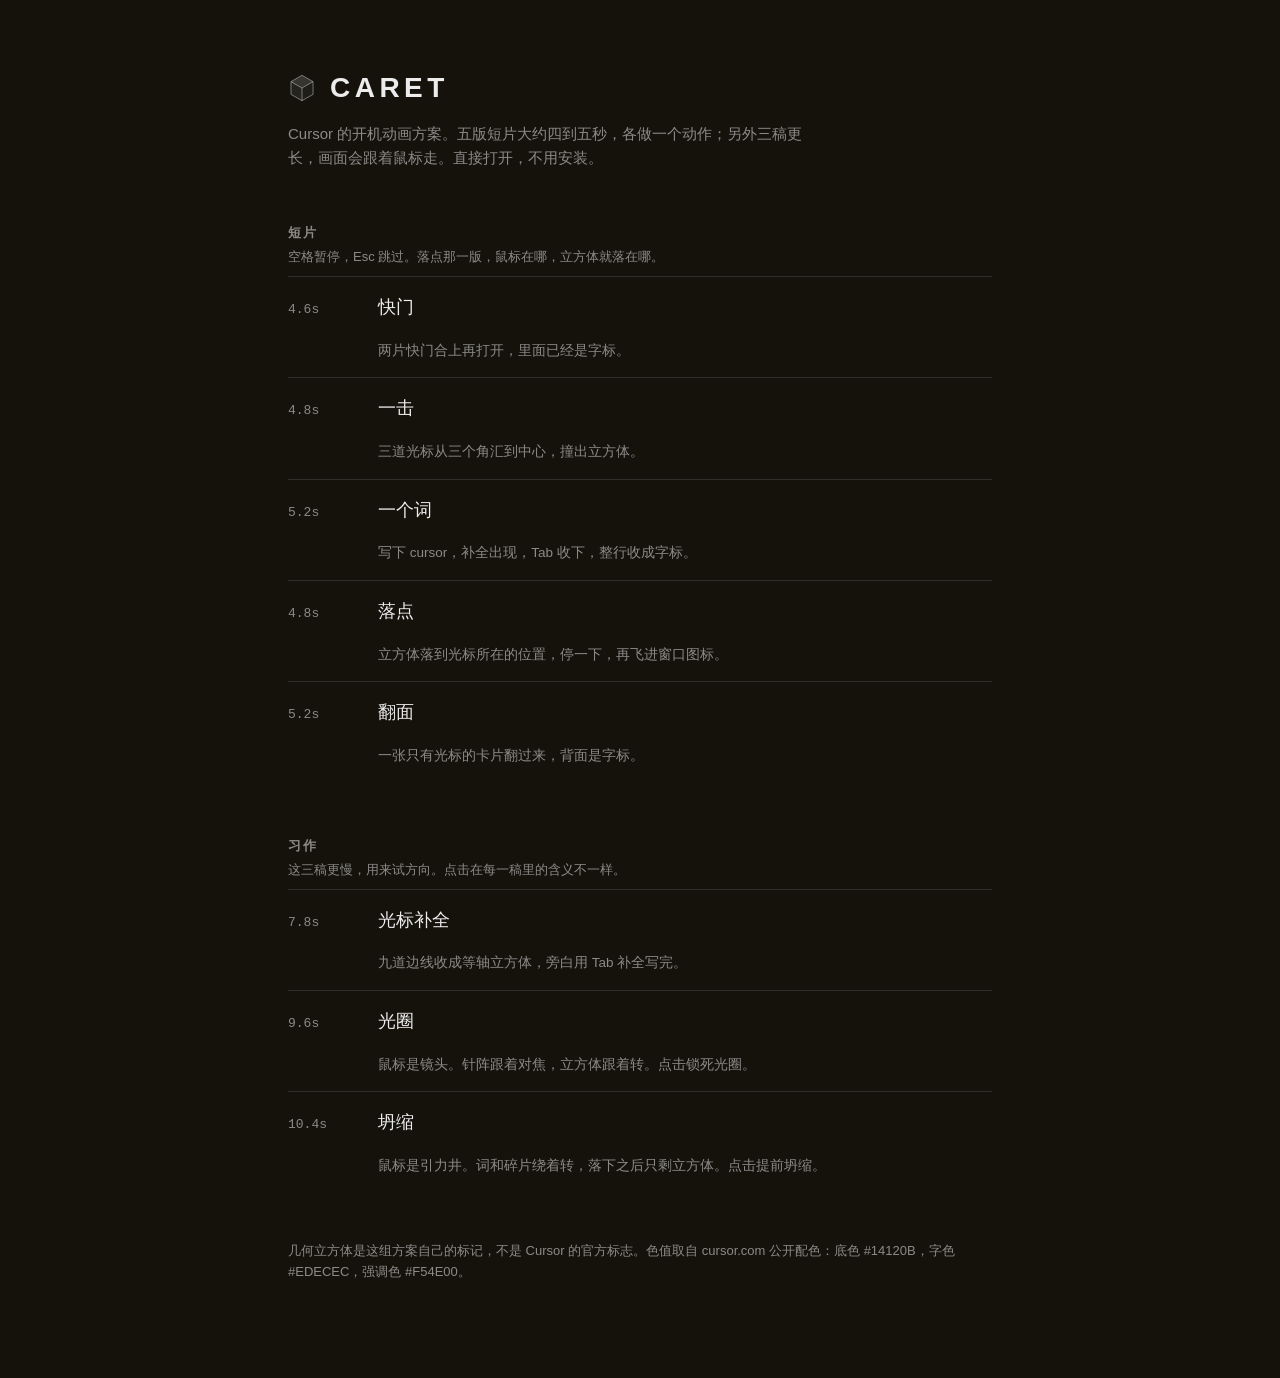
<file: index.html>
<!DOCTYPE html>
<html lang="zh-CN">
<head>
  <meta charset="utf-8">
  <meta name="viewport" content="width=device-width, initial-scale=1">
  <title>Caret · Cursor 开机动画</title>
  <style>
    :root { --bg: #14120B; --fg: #EDECEC; --muted: rgba(237,236,236,.55); --line: rgba(237,236,236,.12); --accent: #F54E00; }
    * { box-sizing: border-box; }
    html, body { margin: 0; background: var(--bg); color: var(--fg); }
    body { font: 15px/1.6 "Segoe UI", "Microsoft YaHei UI", "PingFang SC", sans-serif; -webkit-font-smoothing: antialiased; }
    main { max-width: 760px; margin: 0 auto; padding: 72px 28px 96px; }
    .mark { display: flex; align-items: center; gap: 14px; }
    .mark svg { width: 28px; height: 32px; }
    h1 { margin: 0; font: 600 28px/1 Bahnschrift, "DIN Alternate", "Segoe UI", sans-serif; letter-spacing: .16em; }
    .lead { margin: 18px 0 0; max-width: 36em; color: var(--muted); }
    h2 { margin: 56px 0 8px; font: 600 13px/1 Bahnschrift, "Segoe UI", sans-serif; letter-spacing: .18em; color: var(--muted); }
    .note { margin: 0 0 8px; color: var(--muted); font-size: 13px; }
    a.row {
      display: grid; grid-template-columns: 72px 1fr auto; gap: 18px; align-items: baseline;
      padding: 16px 0; border-top: 1px solid var(--line); color: inherit; text-decoration: none;
    }
    a.row:last-child { border-bottom: 1px solid var(--line); }
    a.row:hover .name { color: var(--accent); }
    .time { font: 13px/1 "Cascadia Code", Consolas, monospace; color: var(--muted); }
    .name { font-size: 18px; }
    .desc { grid-column: 2 / -1; margin: 0; color: var(--muted); font-size: 13.5px; }
    footer { margin-top: 48px; color: var(--muted); font-size: 13px; }
    footer a { color: var(--fg); }
  </style>
</head>
<body>
  <main>
    <div class="mark">
      <svg viewBox="-50 -58 100 116" aria-hidden="true">
        <polygon points="0,-46 40,-23 0,0 -40,-23" fill="rgba(237,236,236,.16)"/>
        <polygon points="-40,-23 0,0 0,46 -40,23" fill="rgba(237,236,236,.08)"/>
        <polygon points="0,0 40,-23 40,23 0,46" fill="rgba(237,236,236,.05)"/>
        <path d="M0-46 L40-23 L40 23 L0 46 L-40 23 L-40-23 Z M0 0 L-40-23 M0 0 L40-23 M0 0 L0 46" fill="none" stroke="#EDECEC" stroke-width="1.6" stroke-linejoin="round"/>
      </svg>
      <h1>CARET</h1>
    </div>
    <p class="lead">Cursor 的开机动画方案。五版短片大约四到五秒，各做一个动作；另外三稿更长，画面会跟着鼠标走。直接打开，不用安装。</p>

    <h2>短片</h2>
    <p class="note">空格暂停，Esc 跳过。落点那一版，鼠标在哪，立方体就落在哪。</p>
    <a class="row" href="versions/index.html?v=shutter">
      <span class="time">4.6s</span><span class="name">快门</span>
      <p class="desc">两片快门合上再打开，里面已经是字标。</p>
    </a>
    <a class="row" href="versions/index.html?v=strike">
      <span class="time">4.8s</span><span class="name">一击</span>
      <p class="desc">三道光标从三个角汇到中心，撞出立方体。</p>
    </a>
    <a class="row" href="versions/index.html?v=word">
      <span class="time">5.2s</span><span class="name">一个词</span>
      <p class="desc">写下 cursor，补全出现，Tab 收下，整行收成字标。</p>
    </a>
    <a class="row" href="versions/index.html?v=drop">
      <span class="time">4.8s</span><span class="name">落点</span>
      <p class="desc">立方体落到光标所在的位置，停一下，再飞进窗口图标。</p>
    </a>
    <a class="row" href="versions/index.html?v=flip">
      <span class="time">5.2s</span><span class="name">翻面</span>
      <p class="desc">一张只有光标的卡片翻过来，背面是字标。</p>
    </a>

    <h2>习作</h2>
    <p class="note">这三稿更慢，用来试方向。点击在每一稿里的含义不一样。</p>
    <a class="row" href="demo/index.html">
      <span class="time">7.8s</span><span class="name">光标补全</span>
      <p class="desc">九道边线收成等轴立方体，旁白用 Tab 补全写完。</p>
    </a>
    <a class="row" href="demo-2/index.html">
      <span class="time">9.6s</span><span class="name">光圈</span>
      <p class="desc">鼠标是镜头。针阵跟着对焦，立方体跟着转。点击锁死光圈。</p>
    </a>
    <a class="row" href="demo-3/index.html">
      <span class="time">10.4s</span><span class="name">坍缩</span>
      <p class="desc">鼠标是引力井。词和碎片绕着转，落下之后只剩立方体。点击提前坍缩。</p>
    </a>

    <footer>
      几何立方体是这组方案自己的标记，不是 Cursor 的官方标志。色值取自 cursor.com 公开配色：底色 #14120B，字色 #EDECEC，强调色 #F54E00。
    </footer>
  </main>
</body>
</html>
</file>
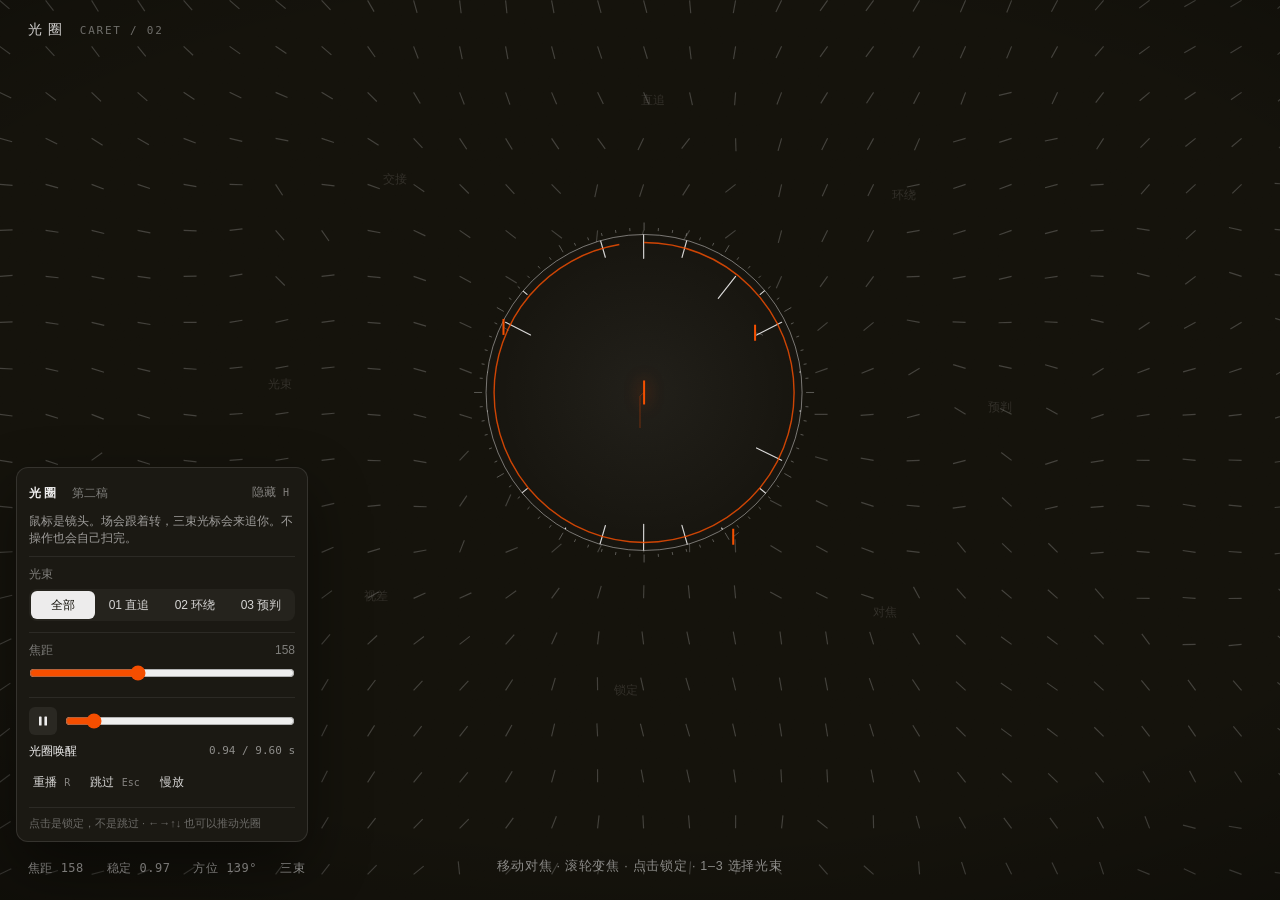
<file: demo-2/index.html>
<!DOCTYPE html>
<html lang="zh-CN">
<head>
  <meta charset="utf-8">
  <meta name="viewport" content="width=device-width, initial-scale=1">
  <title>光圈 · Caret 开机动画 第二稿</title>
  <link rel="stylesheet" href="./aperture.css">
</head>
<body>
  <!-- 交接之后露出的工作台。开机过程中被光圈盖住 -->
  <div class="wb" id="wb">
    <header class="wb-title">
      <div class="wb-title-l">
        <svg class="window-appicon" viewBox="-8 -8 16 16" aria-hidden="true">
          <path d="M0 -7.2 L6.24 -3.6 L6.24 3.6 L0 7.2 L-6.24 3.6 L-6.24 -3.6 Z M0 0 L-6.24 -3.6 M0 0 L6.24 -3.6 M0 0 L0 7.2" />
        </svg>
        <nav><span>文件</span><span>编辑</span><span>选择</span><span>查看</span><span>转到</span><span>运行</span><span>终端</span><span>帮助</span></nav>
      </div>
      <div class="wb-title-c">开机动画 — Cursor</div>
      <div></div>
    </header>
    <div class="wb-body">
      <aside class="wb-activity"><i class="on"></i><i></i><i></i><i></i></aside>
      <aside class="wb-side">
        <div class="side-head">资源管理器</div>
        <div class="row dir">开机动画</div>
        <div class="row dir l1">demo-2</div>
        <div class="row l2 active">aperture.js</div>
        <div class="row l2">index.html</div>
      </aside>
      <main class="wb-editor">
        <div class="tabs"><span class="on">aperture.js</span><span>产品需求.md</span></div>
        <div class="code">
          <div class="ln"><i>1</i><span class="cm">// 你的鼠标就是这枚光圈</span></div>
          <div class="ln"><i>2</i><span class="kw">const</span> <span class="pr">lock</span> = <span class="fn">aperture</span>.<span class="fn">focus</span>(<span class="str">'开机动画'</span>)</div>
          <div class="ln cur"><i>3</i><span class="pr">lock</span>.<span class="fn">handoff</span>()<span id="liveCaret" class="caret"></span></div>
        </div>
      </main>
    </div>
    <footer class="wb-status"><span>main</span><span id="sb"></span><span>JavaScript</span></footer>
  </div>

  <canvas id="c" aria-hidden="true"></canvas>
  <div class="vignette"></div>
  <div class="grain"></div>

  <div class="veil" id="veil">
    <div class="plate"><span class="cn">光圈</span><em>CARET / 02</em></div>
    <div class="status" id="status"></div>
    <div class="hint" id="hint">移动对焦 · 滚轮变焦 · 点击锁定 · 1–3 选择光束</div>
  </div>

  <aside class="dock" id="dock" aria-label="第二稿控制">
    <div class="dock-head">
      <div class="dock-title">光圈 <em>第二稿</em></div>
      <button class="ghost" data-act="hide" title="隐藏面板（H）">隐藏 <kbd>H</kbd></button>
    </div>
    <p class="lead">鼠标是镜头。场会跟着转，三束光标会来追你。不操作也会自己扫完。</p>
    <section>
      <div class="lbl">光束</div>
      <div class="seg" id="leads">
        <button data-lead="-1">全部</button>
        <button data-lead="0">01 直追</button>
        <button data-lead="1">02 环绕</button>
        <button data-lead="2">03 预判</button>
      </div>
    </section>
    <section>
      <div class="lbl">焦距 <span id="focalVal">158</span></div>
      <input id="focal" type="range" min="96" max="250" step="1" value="158" aria-label="焦距">
    </section>
    <section class="tl">
      <div class="tl-row">
        <button class="icon" id="btnPlay" data-act="play" title="播放 / 暂停（Space）">
          <svg class="i-pause" viewBox="0 0 12 12"><rect x="2" y="1.5" width="2.6" height="9" rx=".6" /><rect x="7.4" y="1.5" width="2.6" height="9" rx=".6" /></svg>
          <svg class="i-play" viewBox="0 0 12 12"><path d="M3 1.6v8.8L10.2 6z" /></svg>
        </button>
        <input id="scrub" type="range" min="0" max="1000" step="1" value="0" aria-label="时间轴">
      </div>
      <div class="tl-meta"><span id="phase">—</span><span id="time">0.00 / 0.00 s</span></div>
      <div class="tl-actions">
        <button data-act="replay">重播 <kbd>R</kbd></button>
        <button data-act="skip">跳过 <kbd>Esc</kbd></button>
        <button data-act="slow" id="btnSlow">慢放</button>
      </div>
    </section>
    <footer class="keys">点击是锁定，不是跳过 · ←→↑↓ 也可以推动光圈</footer>
  </aside>

  <script src="./aperture.js"></script>
</body>
</html>
</file>
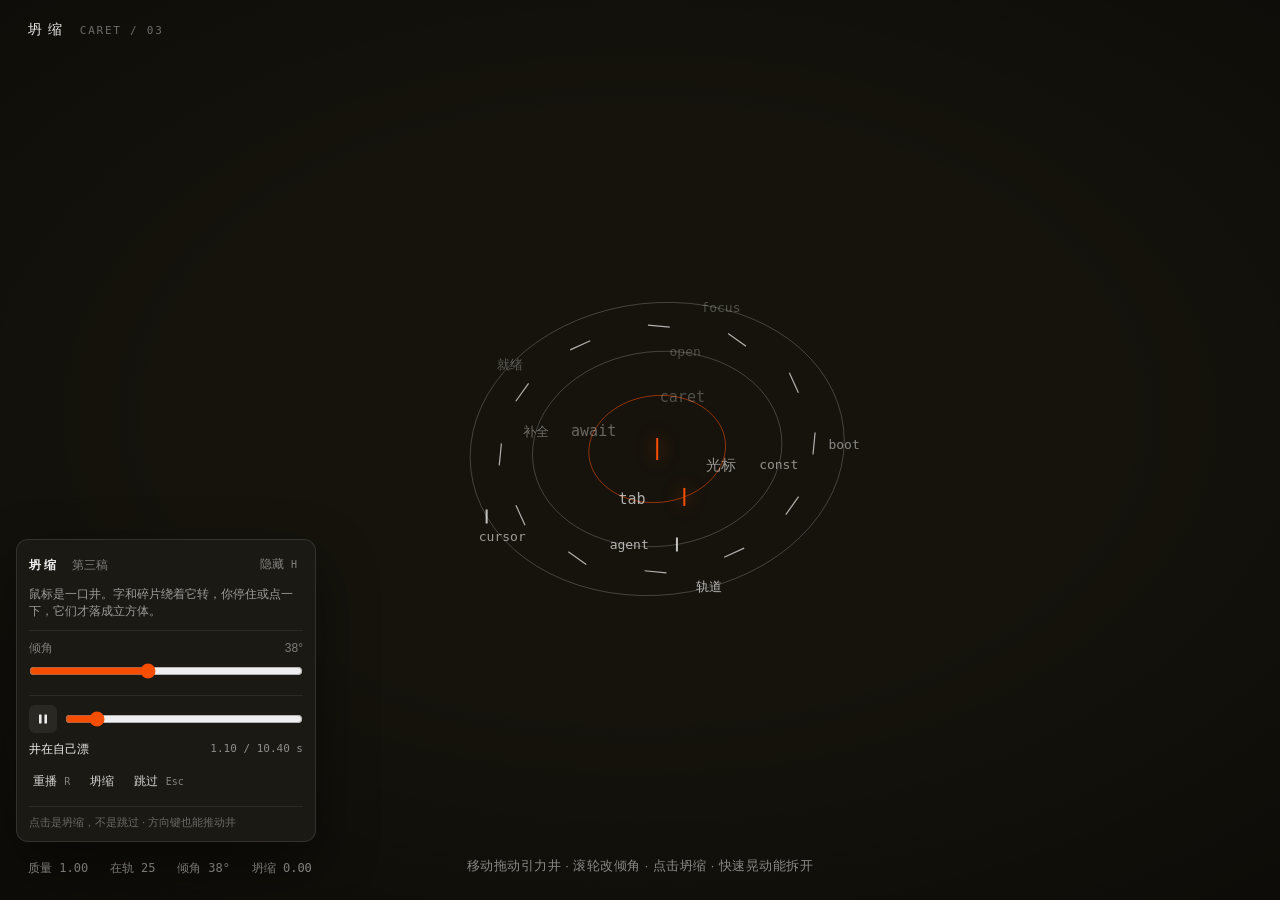
<file: demo-3/index.html>
<!DOCTYPE html>
<html lang="zh-CN">
<head>
  <meta charset="utf-8">
  <meta name="viewport" content="width=device-width, initial-scale=1">
  <title>坍缩 · Caret 开机动画 第三稿</title>
  <link rel="stylesheet" href="./collapse.css">
</head>
<body>
  <div class="wb" id="wb">
    <header class="wb-title">
      <div class="wb-title-l">
        <svg class="window-appicon" viewBox="-8 -8 16 16" aria-hidden="true">
          <path d="M0 -7.2 L6.24 -3.6 L6.24 3.6 L0 7.2 L-6.24 3.6 L-6.24 -3.6 Z M0 0 L-6.24 -3.6 M0 0 L6.24 -3.6 M0 0 L0 7.2" />
        </svg>
        <nav><span>文件</span><span>编辑</span><span>选择</span><span>查看</span><span>转到</span><span>运行</span><span>终端</span><span>帮助</span></nav>
      </div>
      <div class="wb-title-c">开机动画 — Cursor</div>
      <div></div>
    </header>
    <div class="wb-body">
      <aside class="wb-activity"><i class="on"></i><i></i><i></i><i></i></aside>
      <aside class="wb-side">
        <div class="side-head">资源管理器</div>
        <div class="row dir">开机动画</div>
        <div class="row dir l1">demo-3</div>
        <div class="row l2 active">collapse.js</div>
        <div class="row l2">index.html</div>
      </aside>
      <main class="wb-editor">
        <div class="tabs"><span class="on">collapse.js</span><span>产品需求.md</span></div>
        <div class="code">
          <div class="ln"><i>1</i><span class="cm">// 鼠标是引力井，停住才会坍缩</span></div>
          <div class="ln"><i>2</i><span class="kw">const</span> <span class="pr">well</span> = <span class="fn">collapse</span>.<span class="fn">open</span>(<span class="str">'开机动画'</span>)</div>
          <div class="ln cur"><i>3</i><span class="pr">well</span>.<span class="fn">handoff</span>()<span id="liveCaret" class="caret"></span></div>
        </div>
      </main>
    </div>
    <footer class="wb-status"><span>main</span><span id="sb"></span><span>JavaScript</span></footer>
  </div>

  <canvas id="c" aria-hidden="true"></canvas>
  <div class="vignette"></div>
  <div class="grain"></div>

  <div class="veil" id="veil">
    <div class="plate"><span class="cn">坍缩</span><em>CARET / 03</em></div>
    <div class="status" id="status"></div>
    <div class="hint" id="hint">移动拖动引力井 · 滚轮改倾角 · 点击坍缩 · 快速晃动能拆开</div>
  </div>

  <aside class="dock" id="dock" aria-label="第三稿控制">
    <div class="dock-head">
      <div class="dock-title">坍缩 <em>第三稿</em></div>
      <button class="ghost" data-act="hide" title="隐藏面板（H）">隐藏 <kbd>H</kbd></button>
    </div>
    <p class="lead">鼠标是一口井。字和碎片绕着它转，你停住或点一下，它们才落成立方体。</p>
    <section>
      <div class="lbl">倾角 <span id="inclVal">38°</span></div>
      <input id="incl" type="range" min="8" max="78" step="1" value="38" aria-label="倾角">
    </section>
    <section class="tl">
      <div class="tl-row">
        <button class="icon" id="btnPlay" data-act="play" title="播放 / 暂停（Space）">
          <svg class="i-pause" viewBox="0 0 12 12"><rect x="2" y="1.5" width="2.6" height="9" rx=".6" /><rect x="7.4" y="1.5" width="2.6" height="9" rx=".6" /></svg>
          <svg class="i-play" viewBox="0 0 12 12"><path d="M3 1.6v8.8L10.2 6z" /></svg>
        </button>
        <input id="scrub" type="range" min="0" max="1000" step="1" value="0" aria-label="时间轴">
      </div>
      <div class="tl-meta"><span id="phase">—</span><span id="time">0.00 / 0.00 s</span></div>
      <div class="tl-actions">
        <button data-act="replay">重播 <kbd>R</kbd></button>
        <button data-act="collapse">坍缩</button>
        <button data-act="skip">跳过 <kbd>Esc</kbd></button>
      </div>
    </section>
    <footer class="keys">点击是坍缩，不是跳过 · 方向键也能推动井</footer>
  </aside>

  <script src="./collapse.js"></script>
</body>
</html>
</file>
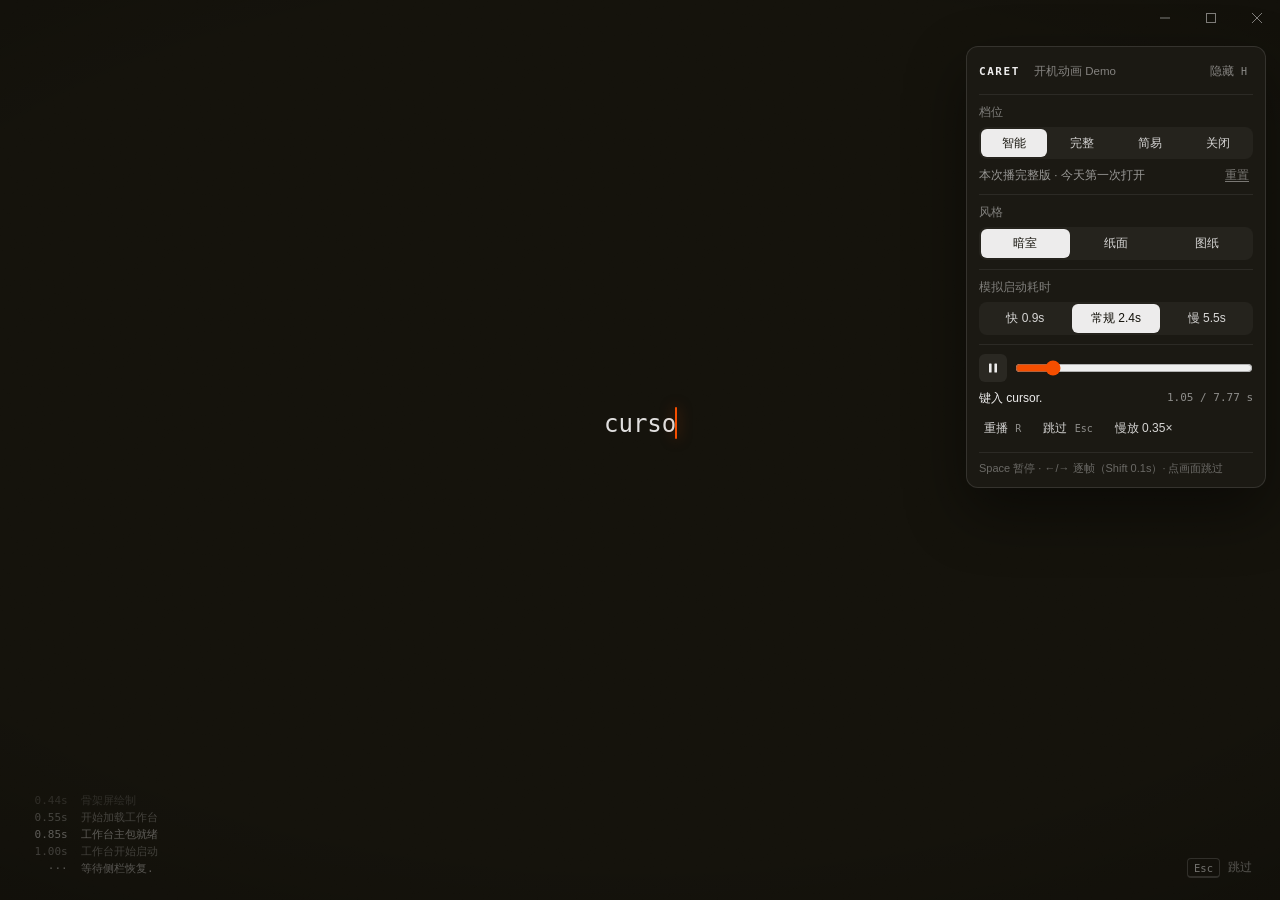
<file: demo/index.html>
<!DOCTYPE html>
<html lang="zh-CN">
<head>
  <meta charset="utf-8">
  <meta name="viewport" content="width=device-width, initial-scale=1">
  <title>Caret · Cursor 开机动画 Demo</title>
  <link rel="stylesheet" href="./demo.css">
</head>
<body data-wb-theme="dark">
  <!-- 示意用的 Cursor 工作台：开机动画盖住它的拼装过程，最后把立方体和光标交还给它 -->
  <div class="wb" id="wb">
    <header class="part wb-title" data-at="1">
      <div class="wb-title-l" data-at="2">
        <svg class="window-appicon" viewBox="-8 -8 16 16" aria-hidden="true">
          <path d="M0 -7.2 L6.24 -3.6 L6.24 3.6 L0 7.2 L-6.24 3.6 L-6.24 -3.6 Z M0 0 L-6.24 -3.6 M0 0 L6.24 -3.6 M0 0 L0 7.2" />
        </svg>
        <nav class="wb-menu"><span>文件</span><span>编辑</span><span>选择</span><span>查看</span><span>转到</span><span>运行</span><span>终端</span><span>帮助</span></nav>
      </div>
      <div class="wb-title-c" data-at="2">开机动画 — Cursor</div>
      <div></div>
    </header>

    <div class="wb-main">
      <aside class="part wb-activity" data-at="1">
        <div class="act-icons" data-at="3"><i class="on"></i><i></i><i></i><i></i></div>
      </aside>

      <aside class="part wb-side" data-at="1">
        <div data-at="3">
          <div class="side-head">资源管理器</div>
          <div class="tree">
            <div class="row dir">开机动画</div>
            <div class="row dir l1">demo</div>
            <div class="row l2 active"><b>JS</b>caret-boot.js</div>
            <div class="row l2"><b>CSS</b>demo.css</div>
            <div class="row l2"><b>JS</b>demo.js</div>
            <div class="row l2"><b>&lt;&gt;</b>index.html</div>
            <div class="row l1"><b>MD</b>产品需求.md</div>
            <div class="row l1"><b>MD</b>产品架构.md</div>
            <div class="row l1"><b>MD</b>目前进度.md</div>
          </div>
        </div>
      </aside>

      <main class="part wb-editor monaco-editor focused" data-at="1">
        <div class="tabs" data-at="5">
          <div class="tab on"><b>JS</b>caret-boot.js</div>
          <div class="tab"><b>MD</b>产品需求.md</div>
        </div>
        <div class="crumbs" data-at="5">demo › caret-boot.js › mount</div>
        <div class="code" data-at="5">
          <div class="ln"><i>1</i><span class="cm">// 把开机动画挂到工作台上（Demo 里挂在这张网页上）</span></div>
          <div class="ln"><i>2</i><span class="kw">const</span> <span class="pr">boot</span> <span class="pn">=</span> <span class="pr">CaretBoot</span><span class="pn">.</span><span class="fn">mount</span><span class="pn">({</span></div>
          <div class="ln"><i>3</i>  <span class="pr">mode</span><span class="pn">:</span> <span class="pr">CaretBoot</span><span class="pn">.</span><span class="fn">resolveMode</span><span class="pn">(</span><span class="str">'smart'</span><span class="pn">,</span> <span class="pr">localStorage</span><span class="pn">).</span><span class="pr">mode</span><span class="pn">,</span></div>
          <div class="ln"><i>4</i>  <span class="pr">style</span><span class="pn">:</span> <span class="str">'dark'</span><span class="pn">,</span></div>
          <div class="ln cur"><i>5</i>  <span class="pr">workspace</span><span class="pn">:</span> <span class="str">'开机动画'</span><span class="pn">,</span><span class="cursors-layer"><span class="cursor"></span></span></div>
          <div class="ln"><i>6</i><span class="pn">});</span></div>
          <div class="ln"><i>7</i></div>
          <div class="ln"><i>8</i><span class="cm">// 每个启动里程碑放行立方体的一条边</span></div>
          <div class="ln"><i>9</i><span class="kw">new</span> <span class="fn">PerformanceObserver</span><span class="pn">((</span><span class="pr">list</span><span class="pn">)</span> <span class="kw">=&gt;</span> <span class="pn">{</span></div>
          <div class="ln"><i>10</i>  <span class="kw">for</span> <span class="pn">(</span><span class="kw">const</span> <span class="pr">e</span> <span class="kw">of</span> <span class="pr">list</span><span class="pn">.</span><span class="fn">getEntries</span><span class="pn">())</span> <span class="pr">boot</span><span class="pn">.</span><span class="fn">mark</span><span class="pn">(</span><span class="pr">e</span><span class="pn">.</span><span class="pr">name</span><span class="pn">,</span> <span class="pr">e</span><span class="pn">.</span><span class="pr">startTime</span><span class="pn">);</span></div>
          <div class="ln"><i>11</i><span class="pn">}).</span><span class="fn">observe</span><span class="pn">({</span> <span class="pr">type</span><span class="pn">:</span> <span class="str">'mark'</span><span class="pn">,</span> <span class="pr">buffered</span><span class="pn">:</span> <span class="kw">true</span> <span class="pn">});</span></div>
        </div>
      </main>

      <aside class="part wb-agent" data-at="1">
        <div class="agent" data-at="4">
          <div class="agent-head">Agent<span>开机动画方案</span></div>
          <div class="msg me">做一个 Cursor 的开机动画，不要跟 550C 一样</div>
          <div class="msg">
            先出方案和网页 Demo：光标接受一行 Tab 补全，分出三个 Agent 画立方体，最后落回你的编辑器。
            <div class="sk"></div><div class="sk short"></div>
          </div>
          <div class="agent-input">继续追问，@ 引用文件…</div>
        </div>
      </aside>
    </div>

    <footer class="part wb-status" data-at="1">
      <div class="sb" data-at="6"><span>main</span><span id="sbReady"></span></div>
      <div class="sb" data-at="6"><span>行 5，列 24</span><span>UTF-8</span><span>JavaScript</span></div>
    </footer>
  </div>

  <!-- 系统窗口按钮（Windows 的 Window Controls Overlay）永远浮在网页内容之上，动画也盖不住它 -->
  <div class="winctl" aria-hidden="true">
    <span><svg viewBox="0 0 10 10"><path d="M0 5h10" /></svg></span>
    <span><svg viewBox="0 0 10 10"><rect x=".5" y=".5" width="9" height="9" /></svg></span>
    <span><svg viewBox="0 0 10 10"><path d="M0 0l10 10M10 0L0 10" /></svg></span>
  </div>

  <aside class="dock" id="dock" aria-label="Demo 控制面板">
    <div class="dock-head">
      <div class="dock-title">CARET <em>开机动画 Demo</em></div>
      <button class="ghost" data-act="hide" title="隐藏面板（H）">隐藏 <kbd>H</kbd></button>
    </div>

    <section>
      <div class="lbl">档位</div>
      <div class="seg" data-k="mode">
        <button data-v="smart">智能</button><button data-v="story">完整</button><button data-v="brief">简易</button><button data-v="off">关闭</button>
      </div>
      <div class="note" id="modeNote"><span id="resolved"></span><button class="link" data-act="reset-smart" title="清除今天的播放记录，下次按第一次打开处理">重置</button></div>
    </section>

    <section>
      <div class="lbl">风格</div>
      <div class="seg" data-k="style">
        <button data-v="dark">暗室</button><button data-v="paper">纸面</button><button data-v="draft">图纸</button>
      </div>
    </section>

    <section>
      <div class="lbl">模拟启动耗时</div>
      <div class="seg" data-k="load">
        <button data-v="fast">快 0.9s</button><button data-v="normal">常规 2.4s</button><button data-v="slow">慢 5.5s</button>
      </div>
    </section>

    <section class="tl">
      <div class="tl-row">
        <button class="icon" id="btnPlay" data-act="play" title="播放 / 暂停（Space）">
          <svg class="i-pause" viewBox="0 0 12 12"><rect x="2" y="1.5" width="2.6" height="9" rx=".6" /><rect x="7.4" y="1.5" width="2.6" height="9" rx=".6" /></svg>
          <svg class="i-play" viewBox="0 0 12 12"><path d="M3 1.6v8.8L10.2 6z" /></svg>
        </button>
        <input id="scrub" type="range" min="0" max="1000" step="1" value="0" aria-label="时间轴">
      </div>
      <div class="tl-meta"><span id="phase">—</span><span id="time">0.00 / 0.00 s</span></div>
      <div class="tl-actions">
        <button data-act="replay">重播 <kbd>R</kbd></button>
        <button data-act="skip">跳过 <kbd>Esc</kbd></button>
        <button data-act="slow" id="btnSlow">慢放 0.35×</button>
      </div>
    </section>

    <footer class="keys">Space 暂停 · ←/→ 逐帧（Shift 0.1s）· 点画面跳过</footer>
  </aside>

  <script src="./caret-boot.js"></script>
  <script src="./demo.js"></script>
</body>
</html>
</file>
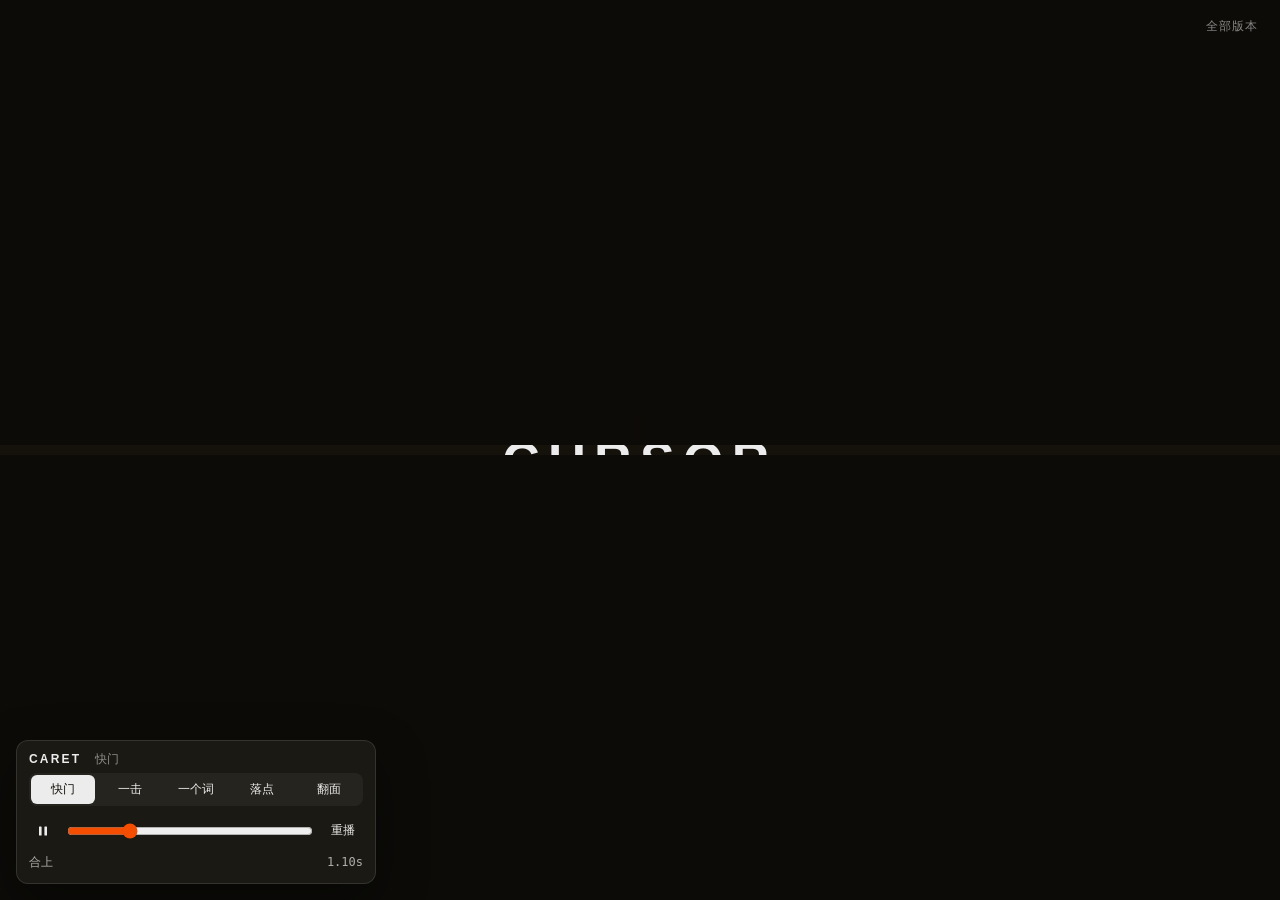
<file: versions/index.html>
<!DOCTYPE html>
<html lang="zh-CN">
<head>
  <meta charset="utf-8">
  <meta name="viewport" content="width=device-width, initial-scale=1">
  <title>Caret · 五版短片</title>
  <link rel="stylesheet" href="./play.css">
</head>
<body>
  <div class="wb" id="wb">
    <header class="wb-title">
      <div class="wb-l">
        <svg class="window-appicon" viewBox="-8 -8 16 16" aria-hidden="true">
          <path d="M0 -7.2 L6.24 -3.6 L6.24 3.6 L0 7.2 L-6.24 3.6 L-6.24 -3.6 Z M0 0 L-6.24 -3.6 M0 0 L6.24 -3.6 M0 0 L0 7.2" />
        </svg>
        <nav><span>文件</span><span>编辑</span><span>选择</span><span>查看</span><span>转到</span><span>运行</span><span>终端</span><span>帮助</span></nav>
      </div>
      <div class="wb-c">开机动画 — Cursor</div>
      <div></div>
    </header>
    <div class="wb-body">
      <aside class="wb-act"><i class="on"></i><i></i><i></i></aside>
      <main class="wb-ed">
        <div class="tabs"><span class="on">caret.js</span></div>
        <div class="code">
          <div class="ln"><i>1</i><span class="cm">// 开机只占一个动作</span></div>
          <div class="ln cur"><i>2</i><span class="kw">const</span> boot = <span class="fn">Caret</span>.<span class="fn">play</span>()<span id="liveCaret" class="caret"></span></div>
        </div>
      </main>
    </div>
    <footer class="wb-st"><span>main</span><span id="sb"></span><span>JavaScript</span></footer>
  </div>

  <div id="stage">
    <section class="scene" data-id="shutter">
      <div class="mark" id="sh-mark">
        <div class="cube" data-cube></div>
        <div class="word">CURSOR</div>
        <div class="sub">开机动画</div>
      </div>
      <div class="blade top" id="sh-top"></div>
      <div class="blade bot" id="sh-bot"></div>
      <div class="solo" id="sh-caret"></div>
    </section>

    <section class="scene" data-id="strike">
      <svg class="full" id="st-svg"></svg>
      <div class="mark" id="st-mark">
        <div class="cube" data-cube></div>
        <div class="word">CURSOR</div>
      </div>
      <div class="flash" id="st-flash"></div>
    </section>

    <section class="scene" data-id="word">
      <div class="line" id="w-line">
        <span id="w-typed"></span><span class="ghost" id="w-ghost"></span><i class="solo inline" id="w-caret"></i>
      </div>
      <div class="kbd" id="w-tab">Tab</div>
      <div class="mark late" id="w-mark">
        <div class="cube" data-cube></div>
        <div class="word">CURSOR</div>
      </div>
    </section>

    <section class="scene" data-id="drop">
      <div class="drop" id="d-drop">
        <div class="cube" data-cube></div>
        <div class="word side" id="d-word">CURSOR</div>
      </div>
    </section>

    <section class="scene" data-id="flip">
      <div class="pivot" id="f-pivot">
        <div class="card">
          <div class="face front"><i class="solo"></i></div>
          <div class="face rear">
            <div class="cube" data-cube></div>
            <div class="word sm">CURSOR</div>
          </div>
        </div>
      </div>
    </section>
  </div>

  <a class="back" href="../index.html">全部版本</a>
  <aside class="dock" id="dock">
    <div class="dock-title">CARET <em id="cutName">快门</em></div>
    <div class="seg" id="cuts">
      <button data-v="shutter">快门</button>
      <button data-v="strike">一击</button>
      <button data-v="word">一个词</button>
      <button data-v="drop">落点</button>
      <button data-v="flip">翻面</button>
    </div>
    <div class="tl">
      <button id="btnPlay" class="icon" title="暂停">
        <svg class="i-pause" viewBox="0 0 12 12"><rect x="2" y="1.5" width="2.6" height="9" rx=".6"/><rect x="7.4" y="1.5" width="2.6" height="9" rx=".6"/></svg>
        <svg class="i-play" viewBox="0 0 12 12"><path d="M3 1.6v8.8L10.2 6z"/></svg>
      </button>
      <input id="scrub" type="range" min="0" max="1000" value="0" aria-label="时间轴">
      <button id="btnReplay">重播</button>
    </div>
    <div class="meta"><span id="phase">—</span><span id="time">0.00</span></div>
  </aside>
  <script src="./play.js"></script>
</body>
</html>
</file>
<file: demo-2/aperture.css>
/* 光圈 · 第二稿。品牌色来自 cursor.com：暖黑 #14120B、骨白 #EDECEC、唯一的橙 #F54E00 */

:root {
  --bg: #14120B;
  --fg: 237, 236, 236;
  --accent: #F54E00;
  --ui: "Segoe UI Variable Text", "Segoe UI", "Microsoft YaHei UI", "PingFang SC", sans-serif;
  --mono: "Cascadia Code", "JetBrains Mono", Consolas, "Microsoft YaHei UI", monospace;
  --display: Bahnschrift, "DIN Alternate", "Segoe UI", sans-serif;
}

* { box-sizing: border-box; }
html, body { margin: 0; height: 100%; overflow: hidden; background: var(--bg); color: rgb(var(--fg)); }
body { font: 13px/1.45 var(--ui); cursor: none; -webkit-font-smoothing: antialiased; }
body.done { cursor: default; }

canvas { position: fixed; inset: 0; z-index: 1; display: block; }
.vignette, .grain, .veil { position: fixed; inset: 0; z-index: 2; pointer-events: none; }
.vignette { background: radial-gradient(120% 90% at 50% 46%, transparent 52%, rgba(0, 0, 0, .55)); }
.grain {
  z-index: 3; opacity: .1; mix-blend-mode: overlay; background-size: 180px 180px;
  background-image: url("data:image/svg+xml,%3Csvg xmlns='http://www.w3.org/2000/svg' width='180' height='180'%3E%3Cfilter id='n'%3E%3CfeTurbulence type='fractalNoise' baseFrequency='.85' numOctaves='3' stitchTiles='stitch'/%3E%3CfeColorMatrix type='saturate' values='0'/%3E%3C/filter%3E%3Crect width='100%25' height='100%25' filter='url(%23n)'/%3E%3C/svg%3E");
}
.veil { z-index: 4; }

.plate { position: absolute; top: 22px; left: 28px; display: flex; align-items: baseline; gap: 12px; }
.plate .cn { font: 500 14px/1 "Microsoft YaHei UI", sans-serif; letter-spacing: .42em; color: rgba(var(--fg), .88); }
.plate em { font: 400 11px/1 var(--mono); font-style: normal; letter-spacing: .16em; color: rgba(var(--fg), .42); }
.status {
  position: absolute; left: 28px; bottom: 26px; white-space: pre;
  font: 400 12px/1 var(--mono); letter-spacing: .04em; color: rgba(var(--fg), .62);
}
.hint {
  position: absolute; left: 50%; bottom: 28px; transform: translateX(-50%);
  font: 400 12.5px/1 var(--ui); letter-spacing: .06em; color: rgba(var(--fg), .55);
  transition: opacity .6s ease;
}
body.clean .hint { display: none; }
body.touched .hint { opacity: 0; }

/* ---------- 工作台（交接后才亮） ---------- */
.wb {
  position: fixed; inset: 0; z-index: 0; opacity: 0;
  display: grid; grid-template-rows: 35px 1fr 22px;
  background: #1B1913; color: #D7D6D5;
}
.wb-title {
  display: grid; grid-template-columns: 1fr auto 1fr; align-items: center;
  background: #14120B; border-bottom: 1px solid rgba(237, 236, 236, .08);
}
.wb-title-l { display: flex; align-items: center; gap: 10px; padding-left: 12px; }
.window-appicon { width: 16px; height: 16px; fill: none; stroke: #EDECEC; stroke-width: 1.2; stroke-linejoin: round; }
.wb-title nav { display: flex; gap: 2px; color: rgba(237, 236, 236, .5); font-size: 12.5px; }
.wb-title nav span { padding: 3px 7px; }
.wb-title-c { font-size: 12px; color: rgba(237, 236, 236, .5); }
.wb-body { display: grid; grid-template-columns: 48px 220px 1fr; min-height: 0; }
.wb-activity { display: flex; flex-direction: column; align-items: center; gap: 16px; padding-top: 14px; background: #17150F; border-right: 1px solid rgba(237, 236, 236, .08); }
.wb-activity i { width: 16px; height: 16px; border: 1.5px solid rgba(237, 236, 236, .22); border-radius: 4px; }
.wb-activity i.on { border-color: #EDECEC; }
.wb-side { background: #17150F; border-right: 1px solid rgba(237, 236, 236, .08); padding-top: 8px; }
.side-head { padding: 8px 16px; font-size: 11px; letter-spacing: .08em; color: rgba(237, 236, 236, .45); }
.row { height: 24px; padding-left: 16px; line-height: 24px; white-space: nowrap; }
.row.l1 { padding-left: 30px; }
.row.l2 { padding-left: 44px; }
.row.dir::before { content: ""; display: inline-block; width: 5px; height: 5px; margin-right: 8px; border: solid rgba(237, 236, 236, .5); border-width: 0 1.5px 1.5px 0; transform: rotate(45deg) translate(-1px, -1px); }
.row.active { background: rgba(237, 236, 236, .06); }
.tabs { display: flex; height: 35px; background: #17150F; border-bottom: 1px solid rgba(237, 236, 236, .08); }
.tabs span { padding: 9px 16px; color: rgba(237, 236, 236, .45); border-right: 1px solid rgba(237, 236, 236, .08); }
.tabs .on { background: #1B1913; color: #EDECEC; }
.code { padding-top: 8px; font: 13.5px/22px var(--mono); }
.ln { white-space: pre; color: #D7D6D5; }
.ln i { display: inline-block; width: 46px; padding-right: 16px; text-align: right; font-style: normal; color: rgba(237, 236, 236, .28); }
.ln.cur { background: rgba(237, 236, 236, .05); }
.cm { color: rgba(237, 236, 236, .4); font-style: italic; }
.kw { color: #C5C4F3; }
.fn { color: #98D3DF; }
.pr { color: #EDECEC; }
.str { color: #95CF93; }
.caret { display: inline-block; width: 2px; height: 18px; margin-left: 1px; vertical-align: text-bottom; background: #EDECEC; opacity: 0; }
body.done .caret { opacity: 1; animation: blink 1.06s steps(1) infinite; }
@keyframes blink { 50% { opacity: 0; } }
.wb-status {
  display: flex; justify-content: space-between; align-items: center; padding: 0 14px;
  background: #14120B; border-top: 1px solid rgba(237, 236, 236, .08);
  font-size: 11.5px; color: rgba(237, 236, 236, .5);
}

/* ---------- 面板 ---------- */
.dock {
  position: fixed; left: 16px; bottom: 58px; z-index: 6; width: 292px;
  padding: 12px 12px 10px; cursor: default;
  background: #1B1913; color: #D7D6D5;
  border: 1px solid rgba(237, 236, 236, .12); border-radius: 12px;
  box-shadow: 0 24px 60px rgba(0, 0, 0, .45);
  font: 12px/1.4 var(--ui);
}
body.clean .dock, .dock.hidden { display: none; }
.dock-head { display: flex; justify-content: space-between; align-items: center; }
.dock-title { font: 600 12px/1 var(--display); letter-spacing: .22em; color: #EDECEC; }
.dock-title em { margin-left: 8px; font: 400 11.5px/1 var(--ui); letter-spacing: 0; color: rgba(237, 236, 236, .48); }
.dock .lead { margin: 8px 0 0; color: rgba(237, 236, 236, .62); }
.dock section { padding: 9px 0 2px; border-top: 1px solid rgba(237, 236, 236, .08); margin-top: 9px; }
.dock .lbl { display: flex; justify-content: space-between; margin-bottom: 6px; color: rgba(237, 236, 236, .48); }
.dock button { font: inherit; color: inherit; background: transparent; border: 0; border-radius: 6px; padding: 6px 8px; cursor: pointer; }
.dock button:hover { background: rgba(237, 236, 236, .07); }
.dock button:focus-visible { outline: 1px solid var(--accent); outline-offset: 1px; }
.dock kbd { margin-left: 4px; font: 500 10px/1 var(--mono); color: rgba(237, 236, 236, .5); }
.seg { display: flex; gap: 2px; padding: 2px; border-radius: 8px; background: rgba(237, 236, 236, .045); }
.seg button { flex: 1; white-space: nowrap; padding-inline: 4px; }
.seg button.on { background: #EDECEC; color: #14120B; }
.dock .ghost { padding: 4px 6px; color: rgba(237, 236, 236, .5); }
.tl-row { display: flex; align-items: center; gap: 8px; }
.dock .icon { display: grid; place-items: center; width: 28px; height: 28px; padding: 0; background: rgba(237, 236, 236, .07); }
.icon svg { width: 12px; height: 12px; fill: #EDECEC; }
.icon .i-play, .icon.paused .i-pause { display: none; }
.icon.paused .i-play { display: block; }
#scrub, #focal { width: 100%; margin: 0; accent-color: var(--accent); }
#scrub { flex: 1; }
.tl-meta { display: flex; justify-content: space-between; gap: 10px; margin-top: 8px; }
#phase { color: #EDECEC; }
#time { font: 11px/1.4 var(--mono); color: rgba(237, 236, 236, .55); white-space: nowrap; }
.tl-actions { display: flex; gap: 4px; margin: 8px -4px 0; }
.tl-actions button.on { background: rgba(245, 78, 0, .16); color: #FFB08A; }
.keys { margin-top: 8px; padding-top: 8px; border-top: 1px solid rgba(237, 236, 236, .08); color: rgba(237, 236, 236, .38); font-size: 11px; }
</file>
<file: demo-3/collapse.css>
/* 坍缩 · 第三稿。暖黑 #14120B、骨白、只有引力中心是橙色 */

:root {
  --bg: #14120B;
  --fg: 237, 236, 236;
  --accent: #F54E00;
  --ui: "Segoe UI Variable Text", "Segoe UI", "Microsoft YaHei UI", "PingFang SC", sans-serif;
  --mono: "Cascadia Code", "JetBrains Mono", Consolas, "Microsoft YaHei UI", monospace;
  --display: Bahnschrift, "DIN Alternate", "Segoe UI", sans-serif;
}

* { box-sizing: border-box; }
html, body { margin: 0; height: 100%; overflow: hidden; background: var(--bg); color: rgb(var(--fg)); }
body { font: 13px/1.45 var(--ui); cursor: none; -webkit-font-smoothing: antialiased; }
body.done { cursor: default; }

canvas { position: fixed; inset: 0; z-index: 1; display: block; }
.vignette, .grain, .veil { position: fixed; inset: 0; z-index: 2; pointer-events: none; }
.vignette { background: radial-gradient(90% 80% at 50% 46%, transparent 40%, rgba(0, 0, 0, .5)); }
.grain {
  z-index: 3; opacity: .08; mix-blend-mode: overlay; background-size: 180px 180px;
  background-image: url("data:image/svg+xml,%3Csvg xmlns='http://www.w3.org/2000/svg' width='180' height='180'%3E%3Cfilter id='n'%3E%3CfeTurbulence type='fractalNoise' baseFrequency='.85' numOctaves='3' stitchTiles='stitch'/%3E%3CfeColorMatrix type='saturate' values='0'/%3E%3C/filter%3E%3Crect width='100%25' height='100%25' filter='url(%23n)'/%3E%3C/svg%3E");
}
.veil { z-index: 4; }

.plate { position: absolute; top: 22px; left: 28px; display: flex; align-items: baseline; gap: 12px; }
.plate .cn { font: 500 14px/1 "Microsoft YaHei UI", sans-serif; letter-spacing: .42em; }
.plate em { font: 400 11px/1 var(--mono); font-style: normal; letter-spacing: .16em; color: rgba(var(--fg), .42); }
.status {
  position: absolute; left: 28px; bottom: 26px; white-space: pre;
  font: 400 12px/1 var(--mono); color: rgba(var(--fg), .62);
}
.hint {
  position: absolute; left: 50%; bottom: 28px; transform: translateX(-50%);
  font: 400 12.5px/1 var(--ui); letter-spacing: .04em; color: rgba(var(--fg), .55);
  transition: opacity .6s ease;
}
body.clean .hint { display: none; }
body.touched .hint { opacity: 0; }

.wb {
  position: fixed; inset: 0; z-index: 0; opacity: 0;
  display: grid; grid-template-rows: 35px 1fr 22px;
  background: #1B1913; color: #D7D6D5;
}
.wb-title {
  display: grid; grid-template-columns: 1fr auto 1fr; align-items: center;
  background: #14120B; border-bottom: 1px solid rgba(237, 236, 236, .08);
}
.wb-title-l { display: flex; align-items: center; gap: 10px; padding-left: 12px; }
.window-appicon { width: 16px; height: 16px; fill: none; stroke: #EDECEC; stroke-width: 1.2; stroke-linejoin: round; }
.wb-title nav { display: flex; gap: 2px; color: rgba(237, 236, 236, .5); font-size: 12.5px; }
.wb-title nav span { padding: 3px 7px; }
.wb-title-c { font-size: 12px; color: rgba(237, 236, 236, .5); }
.wb-body { display: grid; grid-template-columns: 48px 220px 1fr; min-height: 0; }
.wb-activity { display: flex; flex-direction: column; align-items: center; gap: 16px; padding-top: 14px; background: #17150F; border-right: 1px solid rgba(237, 236, 236, .08); }
.wb-activity i { width: 16px; height: 16px; border: 1.5px solid rgba(237, 236, 236, .22); border-radius: 4px; }
.wb-activity i.on { border-color: #EDECEC; }
.wb-side { background: #17150F; border-right: 1px solid rgba(237, 236, 236, .08); padding-top: 8px; }
.side-head { padding: 8px 16px; font-size: 11px; letter-spacing: .08em; color: rgba(237, 236, 236, .45); }
.row { height: 24px; padding-left: 16px; line-height: 24px; white-space: nowrap; }
.row.l1 { padding-left: 30px; }
.row.l2 { padding-left: 44px; }
.row.dir::before { content: ""; display: inline-block; width: 5px; height: 5px; margin-right: 8px; border: solid rgba(237, 236, 236, .5); border-width: 0 1.5px 1.5px 0; transform: rotate(45deg) translate(-1px, -1px); }
.row.active { background: rgba(237, 236, 236, .06); }
.tabs { display: flex; height: 35px; background: #17150F; border-bottom: 1px solid rgba(237, 236, 236, .08); }
.tabs span { padding: 9px 16px; color: rgba(237, 236, 236, .45); border-right: 1px solid rgba(237, 236, 236, .08); }
.tabs .on { background: #1B1913; color: #EDECEC; }
.code { padding-top: 8px; font: 13.5px/22px var(--mono); }
.ln { white-space: pre; }
.ln i { display: inline-block; width: 46px; padding-right: 16px; text-align: right; font-style: normal; color: rgba(237, 236, 236, .28); }
.ln.cur { background: rgba(237, 236, 236, .05); }
.cm { color: rgba(237, 236, 236, .4); font-style: italic; }
.kw { color: #C5C4F3; }
.fn { color: #98D3DF; }
.pr { color: #EDECEC; }
.str { color: #95CF93; }
.caret { display: inline-block; width: 2px; height: 18px; margin-left: 1px; vertical-align: text-bottom; background: #EDECEC; opacity: 0; }
body.done .caret { opacity: 1; animation: blink 1.06s steps(1) infinite; }
@keyframes blink { 50% { opacity: 0; } }
.wb-status {
  display: flex; justify-content: space-between; align-items: center; padding: 0 14px;
  background: #14120B; border-top: 1px solid rgba(237, 236, 236, .08);
  font-size: 11.5px; color: rgba(237, 236, 236, .5);
}

.dock {
  position: fixed; left: 16px; bottom: 58px; z-index: 6; width: 300px;
  padding: 12px 12px 10px; cursor: default;
  background: #1B1913; color: #D7D6D5;
  border: 1px solid rgba(237, 236, 236, .12); border-radius: 12px;
  box-shadow: 0 24px 60px rgba(0, 0, 0, .45);
  font: 12px/1.45 var(--ui);
}
body.clean .dock, .dock.hidden { display: none; }
.dock-head { display: flex; justify-content: space-between; align-items: center; }
.dock-title { font: 600 12px/1 var(--display); letter-spacing: .22em; color: #EDECEC; }
.dock-title em { margin-left: 8px; font: 400 11.5px/1 var(--ui); letter-spacing: 0; color: rgba(237, 236, 236, .48); }
.dock .lead { margin: 8px 0 0; color: rgba(237, 236, 236, .62); }
.dock section { padding: 9px 0 2px; border-top: 1px solid rgba(237, 236, 236, .08); margin-top: 9px; }
.dock .lbl { display: flex; justify-content: space-between; margin-bottom: 6px; color: rgba(237, 236, 236, .48); }
.dock button { font: inherit; color: inherit; background: transparent; border: 0; border-radius: 6px; padding: 6px 8px; cursor: pointer; }
.dock button:hover { background: rgba(237, 236, 236, .07); }
.dock button:focus-visible { outline: 1px solid var(--accent); outline-offset: 1px; }
.dock kbd { margin-left: 4px; font: 500 10px/1 var(--mono); color: rgba(237, 236, 236, .5); }
.dock .ghost { padding: 4px 6px; color: rgba(237, 236, 236, .5); }
.tl-row { display: flex; align-items: center; gap: 8px; }
.dock .icon { display: grid; place-items: center; width: 28px; height: 28px; padding: 0; background: rgba(237, 236, 236, .07); }
.icon svg { width: 12px; height: 12px; fill: #EDECEC; }
.icon .i-play, .icon.paused .i-pause { display: none; }
.icon.paused .i-play { display: block; }
#scrub, #incl { width: 100%; margin: 0; accent-color: var(--accent); }
#scrub { flex: 1; }
.tl-meta { display: flex; justify-content: space-between; gap: 10px; margin-top: 8px; }
#phase { color: #EDECEC; }
#time { font: 11px/1.4 var(--mono); color: rgba(237, 236, 236, .55); white-space: nowrap; }
.tl-actions { display: flex; gap: 4px; margin: 8px -4px 0; }
.keys { margin-top: 8px; padding-top: 8px; border-top: 1px solid rgba(237, 236, 236, .08); color: rgba(237, 236, 236, .38); font-size: 11px; }
</file>
<file: demo/demo.css>
/* Demo 外壳的样式：示意工作台 + 调参面板。开机动画本体的样式在 caret-boot.js 的 Shadow DOM 里 */

:root {
  --ui: "Segoe UI Variable Text", "Segoe UI", "Microsoft YaHei UI", "PingFang SC", sans-serif;
  --code: "Cascadia Code", "JetBrains Mono", Consolas, "Microsoft YaHei UI", monospace;
}

/* 工作台配色取自 cursor.com 的品牌变量（暗：#14120B 系，亮：#F7F7F4 系） */
body[data-wb-theme="dark"] {
  --t-title: #14120B; --t-side: #17150F; --t-editor: #1B1913; --t-line: rgba(237, 236, 236, .075);
  --t-fg: #D7D6D5; --t-dim: rgba(237, 236, 236, .5); --t-faint: rgba(237, 236, 236, .2); --t-soft: rgba(237, 236, 236, .06);
  --t-caret: #EDECEC;
  --kw: #C5C4F3; --str: #95CF93; --fn: #98D3DF; --pr: #D7D6D5; --pn: rgba(237, 236, 236, .55); --cm: rgba(237, 236, 236, .36);
}
body[data-wb-theme="light"] {
  --t-title: #EBEAE5; --t-side: #F2F1ED; --t-editor: #F7F7F4; --t-line: rgba(38, 37, 30, .09);
  --t-fg: #26251E; --t-dim: rgba(38, 37, 30, .56); --t-faint: rgba(38, 37, 30, .22); --t-soft: rgba(38, 37, 30, .05);
  --t-caret: #26251E;
  --kw: #6B67D6; --str: #2B8A27; --fn: #22879A; --pr: #3B3A33; --pn: rgba(38, 37, 30, .55); --cm: rgba(38, 37, 30, .42);
}

* { box-sizing: border-box; }
html, body { margin: 0; height: 100%; overflow: hidden; }
body {
  background: var(--t-editor);
  color: var(--t-fg);
  font: 13px/1.45 var(--ui);
  -webkit-font-smoothing: antialiased;
}

/* 工作台按启动阶段逐块出现：在"关闭"档下能直接看到拼装过程 */
[data-at] { opacity: 0; }
[data-at].on { opacity: 1; }

.wb { position: fixed; inset: 0; display: grid; grid-template-rows: 35px 1fr 22px; }

.wb-title {
  display: grid; grid-template-columns: 1fr auto 1fr; align-items: center;
  background: var(--t-title); border-bottom: 1px solid var(--t-line);
  -webkit-app-region: drag;
}
.wb-title-l { display: flex; align-items: center; gap: 10px; padding-left: 11px; }
.window-appicon { width: 16px; height: 16px; fill: none; stroke: var(--t-fg); stroke-width: 1.2; stroke-linejoin: round; }
.wb-menu { display: flex; gap: 1px; font-size: 12.5px; color: var(--t-dim); }
.wb-menu span { padding: 3px 7px; border-radius: 4px; }
.wb-title-c { font-size: 12px; color: var(--t-dim); }

.wb-main { display: grid; grid-template-columns: 44px 244px 1fr 300px; min-height: 0; }

.wb-activity { background: var(--t-side); border-right: 1px solid var(--t-line); }
.act-icons { display: flex; flex-direction: column; align-items: center; gap: 14px; padding-top: 14px; }
.act-icons i { width: 18px; height: 18px; border: 1.5px solid var(--t-faint); border-radius: 4px; }
.act-icons i.on { border-color: var(--t-fg); }

.wb-side { background: var(--t-side); border-right: 1px solid var(--t-line); overflow: hidden; }
.side-head { padding: 10px 16px 8px; font-size: 11px; letter-spacing: .06em; color: var(--t-dim); }
.tree .row { display: flex; align-items: center; gap: 7px; height: 24px; padding-left: 16px; white-space: nowrap; color: var(--t-fg); }
.tree .row.l1 { padding-left: 30px; }
.tree .row.l2 { padding-left: 44px; }
.tree .row.dir::before { content: ""; width: 5px; height: 5px; margin-right: 2px; border: solid var(--t-dim); border-width: 0 1.5px 1.5px 0; transform: rotate(45deg) translate(-1px, -1px); }
.tree .row.active { background: var(--t-soft); }
.tree b, .tab b { font: 600 9px/1 var(--code); color: var(--t-dim); min-width: 18px; }

.wb-editor { position: relative; background: var(--t-editor); min-width: 0; overflow: hidden; }
.tabs { display: flex; height: 35px; background: var(--t-side); border-bottom: 1px solid var(--t-line); }
.tab { display: flex; align-items: center; gap: 6px; padding: 0 14px; font-size: 12.5px; color: var(--t-dim); border-right: 1px solid var(--t-line); }
.tab.on { background: var(--t-editor); color: var(--t-fg); }
.crumbs { padding: 5px 18px; font-size: 12px; color: var(--t-dim); }
.code { padding-top: 6px; font: 13.5px/21px var(--code); }
.ln { white-space: pre; color: var(--pr); }
.ln i { display: inline-block; width: 52px; padding-right: 18px; text-align: right; font-style: normal; color: var(--t-faint); }
.ln.cur { background: var(--t-soft); }
.ln.cur i { color: var(--t-dim); }
.kw { color: var(--kw); }
.str { color: var(--str); }
.fn { color: var(--fn); }
.pr { color: var(--pr); }
.pn { color: var(--pn); }
.cm { color: var(--cm); font-style: italic; }

/* 结构与 Monaco 相同（.monaco-editor .cursors-layer > .cursor），开机动画按这个选择器找落点 */
.cursors-layer { position: relative; display: inline-block; width: 0; height: 21px; vertical-align: top; }
.cursors-layer .cursor { position: absolute; left: 0; top: 1px; width: 2px; height: 19px; background: var(--t-caret); }
.wb[data-stage="6"] .cursors-layer .cursor { animation: wb-blink 1.06s steps(1) infinite; }
@keyframes wb-blink { 50% { opacity: 0; } }

.wb-agent { background: var(--t-side); border-left: 1px solid var(--t-line); overflow: hidden; }
.agent { display: flex; flex-direction: column; gap: 12px; height: 100%; padding: 12px 14px 14px; }
.agent-head { display: flex; gap: 10px; align-items: baseline; font-weight: 600; font-size: 12.5px; }
.agent-head span { font-weight: 400; color: var(--t-dim); }
.msg { font-size: 12.5px; line-height: 1.6; color: var(--t-fg); }
.msg.me { align-self: flex-end; max-width: 88%; padding: 8px 11px; border-radius: 10px; background: var(--t-soft); border: 1px solid var(--t-line); }
.sk { height: 7px; margin-top: 10px; border-radius: 4px; background: var(--t-soft); }
.sk.short { width: 62%; }
.agent-input { margin-top: auto; padding: 10px 12px; border: 1px solid var(--t-line); border-radius: 10px; color: var(--t-dim); font-size: 12.5px; }

.wb-status { display: flex; justify-content: space-between; align-items: center; padding: 0 12px; background: var(--t-title); border-top: 1px solid var(--t-line); font-size: 11.5px; color: var(--t-dim); }
.sb { display: flex; gap: 16px; }

/* 模拟系统窗口按钮：层级高于开机动画，和真实 Electron 窗口一致 */
.winctl { position: fixed; top: 0; right: 0; z-index: 2147483500; display: flex; height: 35px; }
.winctl span { display: grid; place-items: center; width: 46px; }
.winctl svg { width: 10px; height: 10px; fill: none; stroke: var(--t-dim); stroke-width: 1; }

/* ---------- 调参面板 ---------- */
.dock {
  position: fixed; top: 46px; right: 14px; z-index: 2147483600;
  width: 300px; padding: 12px 12px 10px;
  background: #1B1913; color: #D7D6D5;
  border: 1px solid rgba(237, 236, 236, .12); border-radius: 12px;
  box-shadow: 0 24px 60px rgba(0, 0, 0, .45);
  font: 12px/1.4 var(--ui);
}
.dock.hidden { display: none; }
.dock-head { display: flex; justify-content: space-between; align-items: center; margin-bottom: 10px; }
.dock-title { font: 600 11px/1 var(--code); letter-spacing: .14em; color: #EDECEC; }
.dock-title em { margin-left: 6px; font: 400 11.5px/1 var(--ui); letter-spacing: 0; color: rgba(237, 236, 236, .5); }
.dock section { padding: 9px 0; border-top: 1px solid rgba(237, 236, 236, .08); }
.dock .lbl { margin-bottom: 6px; color: rgba(237, 236, 236, .48); }
.dock button { font: inherit; color: inherit; background: transparent; border: 0; border-radius: 6px; padding: 6px 9px; cursor: pointer; }
.dock button:hover { background: rgba(237, 236, 236, .07); }
.dock button:focus-visible { outline: 1px solid #F54E00; outline-offset: 1px; }
.dock kbd { margin-left: 4px; font: 500 10px/1 var(--code); color: rgba(237, 236, 236, .55); }
.seg { display: flex; gap: 2px; padding: 2px; border-radius: 8px; background: rgba(237, 236, 236, .045); }
.seg button { flex: 1; white-space: nowrap; }
.seg button.on { background: #EDECEC; color: #14120B; }
.note { display: flex; justify-content: space-between; align-items: center; margin-top: 6px; min-height: 20px; font-size: 11.5px; white-space: nowrap; color: rgba(237, 236, 236, .6); }
.note.off { visibility: hidden; }
.dock .link { padding: 2px 4px; color: rgba(237, 236, 236, .45); text-decoration: underline; text-underline-offset: 2px; }
.dock .ghost { padding: 4px 6px; color: rgba(237, 236, 236, .5); }
.tl-row { display: flex; align-items: center; gap: 8px; }
.dock .icon { display: grid; place-items: center; width: 28px; height: 28px; padding: 0; background: rgba(237, 236, 236, .07); }
.icon svg { width: 12px; height: 12px; fill: #EDECEC; }
.icon .i-play, .icon.paused .i-pause { display: none; }
.icon.paused .i-play { display: block; }
#scrub { flex: 1; margin: 0; accent-color: #F54E00; }
.tl-meta { display: flex; justify-content: space-between; gap: 10px; margin-top: 8px; }
#phase { color: #EDECEC; }
#time { font: 11px/1.4 var(--code); color: rgba(237, 236, 236, .55); white-space: nowrap; }
.tl-actions { display: flex; gap: 4px; margin: 8px -4px 0; }
.tl-actions button.on { background: rgba(245, 78, 0, .16); color: #FFB08A; }
.keys { padding-top: 8px; border-top: 1px solid rgba(237, 236, 236, .08); color: rgba(237, 236, 236, .38); font-size: 11px; }
</file>
<file: versions/play.css>
:root {
  --bg: #14120B;
  --fg: 237, 236, 236;
  --accent: #F54E00;
  --ui: "Segoe UI", "Microsoft YaHei UI", "PingFang SC", sans-serif;
  --mono: "Cascadia Code", Consolas, "Microsoft YaHei UI", monospace;
  --display: Bahnschrift, "DIN Alternate", "Segoe UI", sans-serif;
}
* { box-sizing: border-box; }
html, body { margin: 0; height: 100%; overflow: hidden; background: var(--bg); color: rgb(var(--fg)); }
body { font: 13px/1.45 var(--ui); -webkit-font-smoothing: antialiased; }

.wb {
  position: fixed; inset: 0; z-index: 0; opacity: 0;
  display: grid; grid-template-rows: 35px 1fr 22px; background: #1B1913;
}
.wb-title {
  display: grid; grid-template-columns: 1fr auto 1fr; align-items: center;
  background: #14120B; border-bottom: 1px solid rgba(237, 236, 236, .08);
}
.wb-l { display: flex; align-items: center; gap: 10px; padding-left: 12px; }
.window-appicon { width: 16px; height: 16px; fill: none; stroke: #EDECEC; stroke-width: 1.2; stroke-linejoin: round; }
.wb-l nav { display: flex; gap: 2px; color: rgba(237, 236, 236, .5); font-size: 12.5px; }
.wb-l nav span { padding: 3px 7px; }
.wb-c { font-size: 12px; color: rgba(237, 236, 236, .5); }
.wb-body { display: grid; grid-template-columns: 48px 1fr; min-height: 0; }
.wb-act { display: flex; flex-direction: column; align-items: center; gap: 16px; padding-top: 14px; background: #17150F; border-right: 1px solid rgba(237, 236, 236, .08); }
.wb-act i { width: 16px; height: 16px; border: 1.5px solid rgba(237, 236, 236, .22); border-radius: 4px; }
.wb-act i.on { border-color: #EDECEC; }
.tabs { height: 35px; background: #17150F; border-bottom: 1px solid rgba(237, 236, 236, .08); }
.tabs .on { display: inline-block; padding: 9px 16px; background: #1B1913; }
.code { padding-top: 10px; font: 13.5px/22px var(--mono); }
.ln { white-space: pre; }
.ln i { display: inline-block; width: 42px; color: rgba(237, 236, 236, .28); font-style: normal; text-align: right; padding-right: 14px; }
.ln.cur { background: rgba(237, 236, 236, .05); }
.cm { color: rgba(237, 236, 236, .4); font-style: italic; }
.kw { color: #C5C4F3; }
.fn { color: #98D3DF; }
.caret { display: inline-block; width: 2px; height: 18px; margin-left: 2px; vertical-align: text-bottom; background: #EDECEC; opacity: 0; }
body.done .caret { opacity: 1; animation: blink 1.06s steps(1) infinite; }
@keyframes blink { 50% { opacity: 0; } }
.wb-st {
  display: flex; justify-content: space-between; padding: 0 14px; align-items: center;
  background: #14120B; border-top: 1px solid rgba(237, 236, 236, .08);
  font-size: 11.5px; color: rgba(237, 236, 236, .5);
}

#stage { position: fixed; inset: 0; z-index: 1; }
.scene { display: none; position: absolute; inset: 0; }
.scene.on { display: block; }
.full { position: absolute; inset: 0; width: 100%; height: 100%; overflow: visible; }

.cube { width: 148px; height: 168px; margin: 0 auto; }
.cube svg { width: 100%; height: 100%; display: block; }
.mark { position: absolute; left: 50%; top: 44%; transform: translate(-50%, -54%); text-align: center; }
.word {
  margin-top: 8px; font: 600 52px/1 var(--display); letter-spacing: .16em;
  color: rgb(var(--fg));
}
.word.sm { font-size: 36px; margin-top: 4px; }
.word.side { position: absolute; left: 168px; top: 58px; margin: 0; white-space: nowrap; }
.sub { margin-top: 12px; font: 400 13px/1 "Microsoft YaHei UI", sans-serif; letter-spacing: .08em; color: rgba(var(--fg), .55); }

.solo {
  position: absolute; left: 50%; top: 46%; width: 2px; height: 26px; margin-left: -1px;
  background: var(--accent); box-shadow: 0 0 16px rgba(245, 78, 0, .65);
}
.solo.inline { position: relative; left: auto; top: auto; display: inline-block; height: 22px; margin: 0 0 -4px 2px; vertical-align: baseline; }

.blade { position: absolute; left: 0; right: 0; height: 0; background: #0c0b08; }
.blade.top { top: 0; }
.blade.bot { bottom: 0; }

.flash {
  position: absolute; left: 50%; top: 44%; width: 20px; height: 20px; margin: -10px 0 0 -10px;
  border: 1px solid rgba(245, 78, 0, .8); border-radius: 50%; opacity: 0; pointer-events: none;
}

.line {
  position: absolute; left: 50%; top: 46%; transform: translate(-50%, -50%);
  font: 450 28px/1.2 var(--mono); white-space: pre; color: rgb(var(--fg));
}
.ghost { margin-left: .35em; color: rgba(var(--fg), .38); }
.kbd {
  position: absolute; left: calc(50% + 108px); top: calc(46% - 52px); opacity: 0;
  font: 500 12px/1 var(--mono); letter-spacing: .06em;
  padding: 6px 8px 5px; border: 1px solid rgba(var(--fg), .28); border-bottom-width: 2px; border-radius: 5px;
}
.kbd.down { transform: translateY(1px); border-bottom-width: 1px; background: rgba(var(--fg), .1); }

.drop { position: absolute; left: 0; top: 0; }
.pivot { position: absolute; left: 50%; top: 46%; perspective: 1200px; }
.card {
  width: 440px; height: 300px; margin: -150px 0 0 -220px;
  position: relative; transform-style: preserve-3d;
}
.face {
  position: absolute; inset: 0; display: flex; flex-direction: column; align-items: center; justify-content: center;
  background: #1b1913; border: 1px solid rgba(237, 236, 236, .16);
}
.face.rear { visibility: hidden; }
.face .solo { position: relative; left: auto; top: auto; margin: 0; }

.back {
  position: fixed; top: 18px; right: 22px; z-index: 5;
  color: rgba(var(--fg), .55); font-size: 12px; text-decoration: none; letter-spacing: .08em;
}
.back:hover { color: rgb(var(--fg)); }
body.clean .back, body.clean .dock { display: none; }

.dock {
  position: fixed; left: 16px; bottom: 16px; z-index: 6; width: 360px;
  padding: 12px; background: #1b1913; border: 1px solid rgba(237, 236, 236, .12); border-radius: 12px;
  box-shadow: 0 18px 50px rgba(0, 0, 0, .4);
}
.dock-title { font: 600 12px/1 var(--display); letter-spacing: .18em; margin-bottom: 8px; }
.dock-title em { margin-left: 8px; font: 400 12px/1 var(--ui); letter-spacing: 0; color: rgba(237, 236, 236, .55); }
.seg { display: flex; gap: 2px; padding: 2px; border-radius: 8px; background: rgba(237, 236, 236, .05); }
.seg button, .tl button {
  font: inherit; color: inherit; background: transparent; border: 0; border-radius: 6px; cursor: pointer;
}
.seg button { flex: 1; padding: 6px 4px; font-size: 12px; }
.seg button.on { background: #EDECEC; color: #14120B; }
.tl { display: flex; align-items: center; gap: 8px; margin-top: 10px; }
.icon { width: 28px; height: 28px; display: grid; place-items: center; background: rgba(237, 236, 236, .07); }
.icon svg { width: 12px; height: 12px; fill: #EDECEC; }
.icon .i-play, .icon.paused .i-pause { display: none; }
.icon.paused .i-play { display: block; }
#scrub { flex: 1; accent-color: var(--accent); }
#btnReplay { padding: 6px 8px; font-size: 12px; }
.meta { display: flex; justify-content: space-between; margin-top: 8px; font-size: 12px; color: rgba(237, 236, 236, .7); }
#time { font-family: var(--mono); }
</file>
